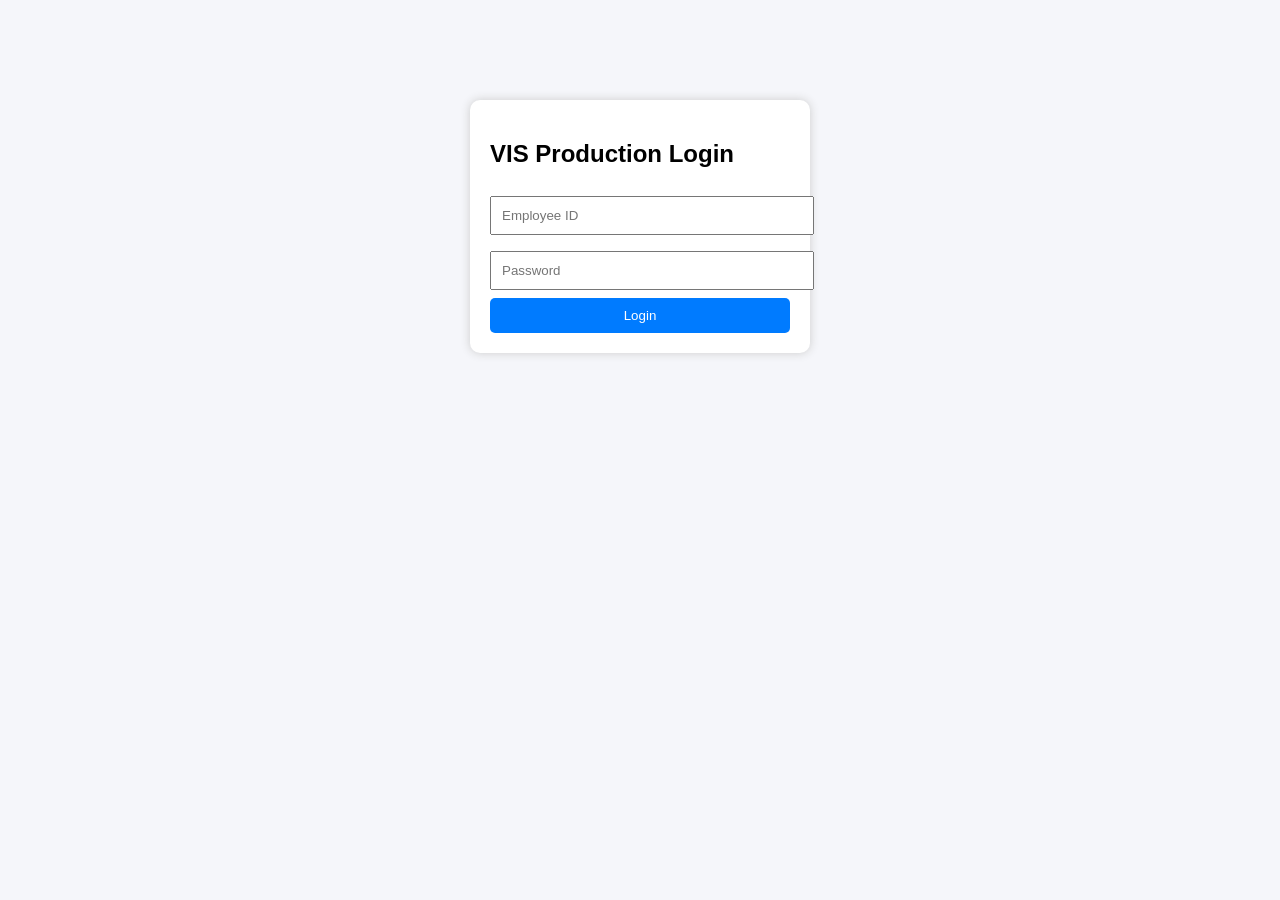
<file: index.html>
<!DOCTYPE html>
<html>
<head>
<title>VIS Production</title>
<meta name="viewport" content="width=device-width, initial-scale=1">
<link rel="stylesheet" href="styles.css">
</head>
<body>

<div class="login-box">
<h2>VIS Production Login</h2>
<input type="text" placeholder="Employee ID">
<input type="password" placeholder="Password">
<button onclick="login()">Login</button>
</div>

<script src="script.js"></script>

</body>
</html>
</file>
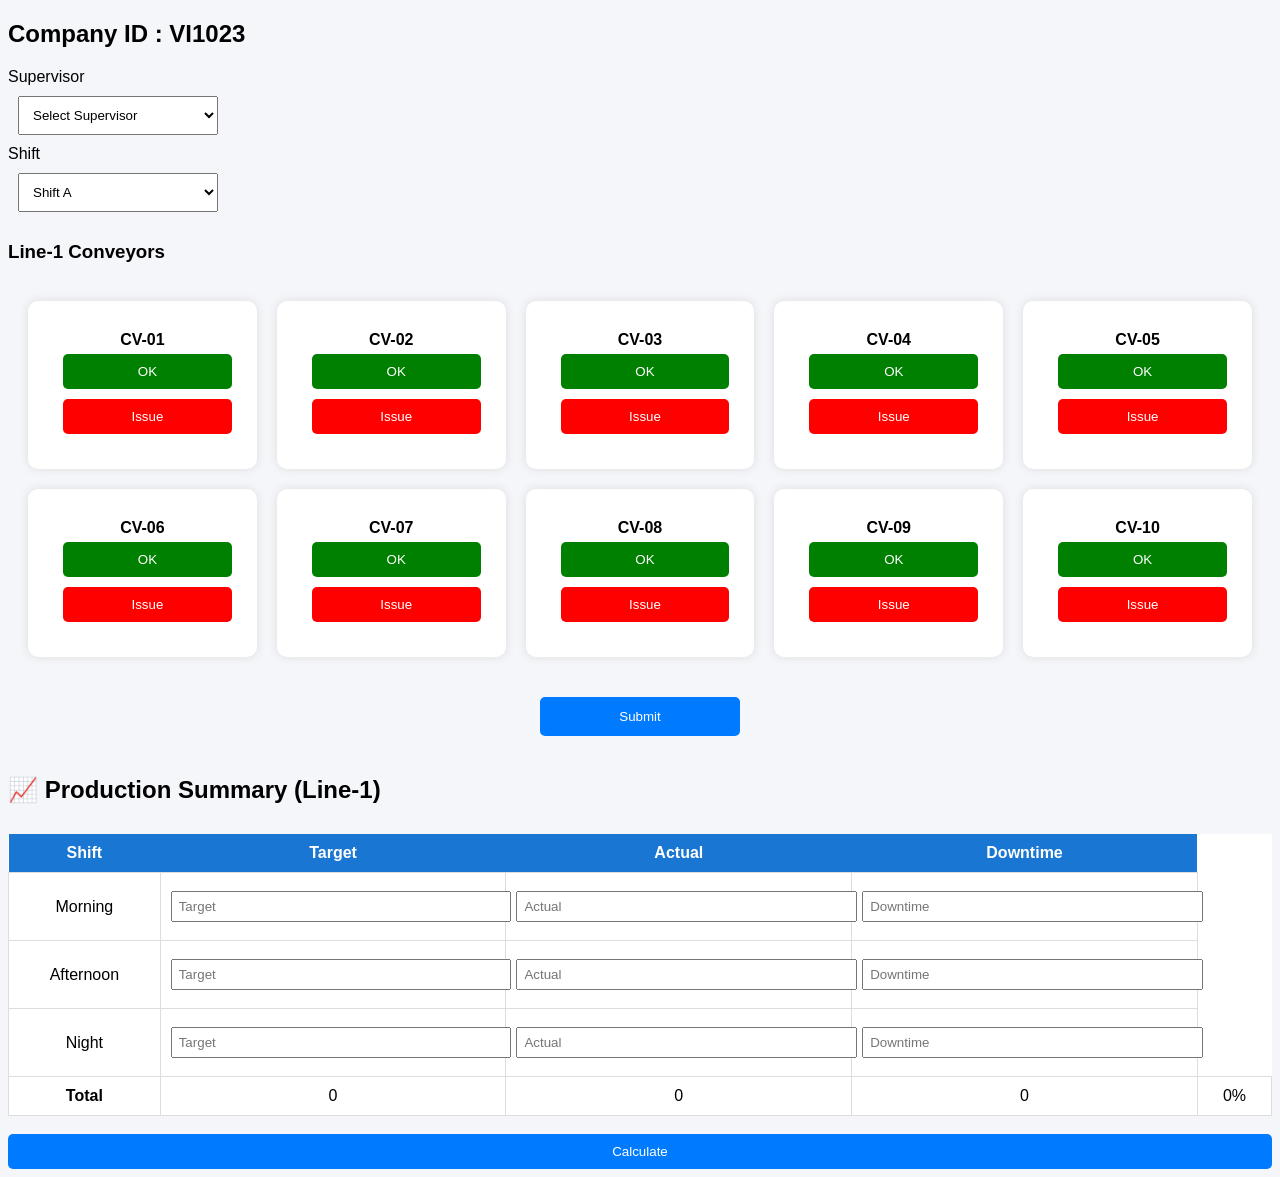
<file: dashboard.html>
<!DOCTYPE html>
<html>
<head>
<title>VI1023 Production Dashboard</title>
<meta name="viewport" content="width=device-width, initial-scale=1">
<link rel="stylesheet" href="styles.css">

<style>
select{
padding:10px;
margin:10px;
width:200px;
}

.ok{
background:green;
color:white;
margin:5px;
}

.issue{
background:red;
color:white;
margin:5px;
}

.submit{
background:#007bff;
color:white;
padding:12px;
margin:20px;
width:200px;
}
</style>

</head>

<body>

<h2>Company ID : VI1023</h2>

<label>Supervisor</label><br>
<select>
<option>Select Supervisor</option>
<option>Supervisor 1</option>
<option>Supervisor 2</option>
<option>Supervisor 3</option>
</select>

<br>

<label>Shift</label><br>
<select>
<option>Shift A</option>
<option>Shift B</option>
<option>Shift C</option>
</select>

<h3>Line-1 Conveyors</h3>

<div class="grid">

<div class="card">CV-01<br>
<button class="ok">OK</button>
<button class="issue">Issue</button>
</div>

<div class="card">CV-02<br>
<button class="ok">OK</button>
<button class="issue">Issue</button>
</div>

<div class="card">CV-03<br>
<button class="ok">OK</button>
<button class="issue">Issue</button>
</div>

<div class="card">CV-04<br>
<button class="ok">OK</button>
<button class="issue">Issue</button>
</div>

<div class="card">CV-05<br>
<button class="ok">OK</button>
<button class="issue">Issue</button>
</div>

<div class="card">CV-06<br>
<button class="ok">OK</button>
<button class="issue">Issue</button>
</div>

<div class="card">CV-07<br>
<button class="ok">OK</button>
<button class="issue">Issue</button>
</div>

<div class="card">CV-08<br>
<button class="ok">OK</button>
<button class="issue">Issue</button>
</div>

<div class="card">CV-09<br>
<button class="ok">OK</button>
<button class="issue">Issue</button>
</div>

<div class="card">CV-10<br>
<button class="ok">OK</button>
<button class="issue">Issue</button>
</div>

</div>

<center>
<button class="submit">Submit</button>
</center>

</body>
</html>
<h2>📈 Production Summary (Line-1)</h2>

<table class="summary-table">
<thead>
<tr>
<th>Shift</th>
<th>Target</th>
<th>Actual</th>
<th>Downtime</th>
</tr>
</thead>

<tbody>
<tr>
<td>Morning</td>
<td><input type="number" id="morningTarget" placeholder="Target"></td>
<td><input type="number" id="morningActual" placeholder="Actual"></td>
<td><input type="text" id="morningDowntime" placeholder="Downtime"></td>
</tr>

<tr>
<td>Afternoon</td>
<td><input type="number" id="afternoonTarget" placeholder="Target"></td>
<td><input type="number" id="afternoonActual" placeholder="Actual"></td>
<td><input type="text" id="afternoonDowntime" placeholder="Downtime"></td>
</tr>

<tr>
<td>Night</td>
<td><input type="number" id="nightTarget" placeholder="Target"></td>
<td><input type="number" id="nightActual" placeholder="Actual"></td>
<td><input type="text" id="nightDowntime" placeholder="Downtime"></td>
</tr>
<tr>
<td><strong>Total</strong></td>
<td id="totalTarget">0</td>
<td id="totalActual">0</td>
<td id="totalDowntime">0</td>
<td id="morningEfficiency">0%</td>
</tr>
</tbody>
</table>
<br>

<button onclick="calculateProduction()">Calculate</button>
<script src="script.js"></script>
</body>
</html>
</file>
<file: styles.css>
body{
font-family:Arial;
background:#f5f6fa;
}

.login-box{
width:300px;
margin:100px auto;
background:white;
padding:20px;
border-radius:10px;
box-shadow:0 0 10px #ccc;
}

input{
width:100%;
padding:10px;
margin:8px 0;
}

button{
padding:10px;
width:100%;
background:#007bff;
color:white;
border:none;
border-radius:5px;
}

.grid{
display:grid;
grid-template-columns:repeat(5,1fr);
gap:20px;
padding:20px;
}

.card{
background:white;
padding:30px;
border-radius:10px;
text-align:center;
font-weight:bold;
box-shadow:0 0 10px #ddd;
}
.summary-table{
width:100%;
margin-top:30px;
border-collapse:collapse;
background:white;
}

.summary-table th{
background:#1976d2;
color:white;
padding:10px;
}

.summary-table td{
padding:10px;
border:1px solid #ddd;
text-align:center;
}

.summary-table input{
width:100%;
padding:6px;
}
</file>
